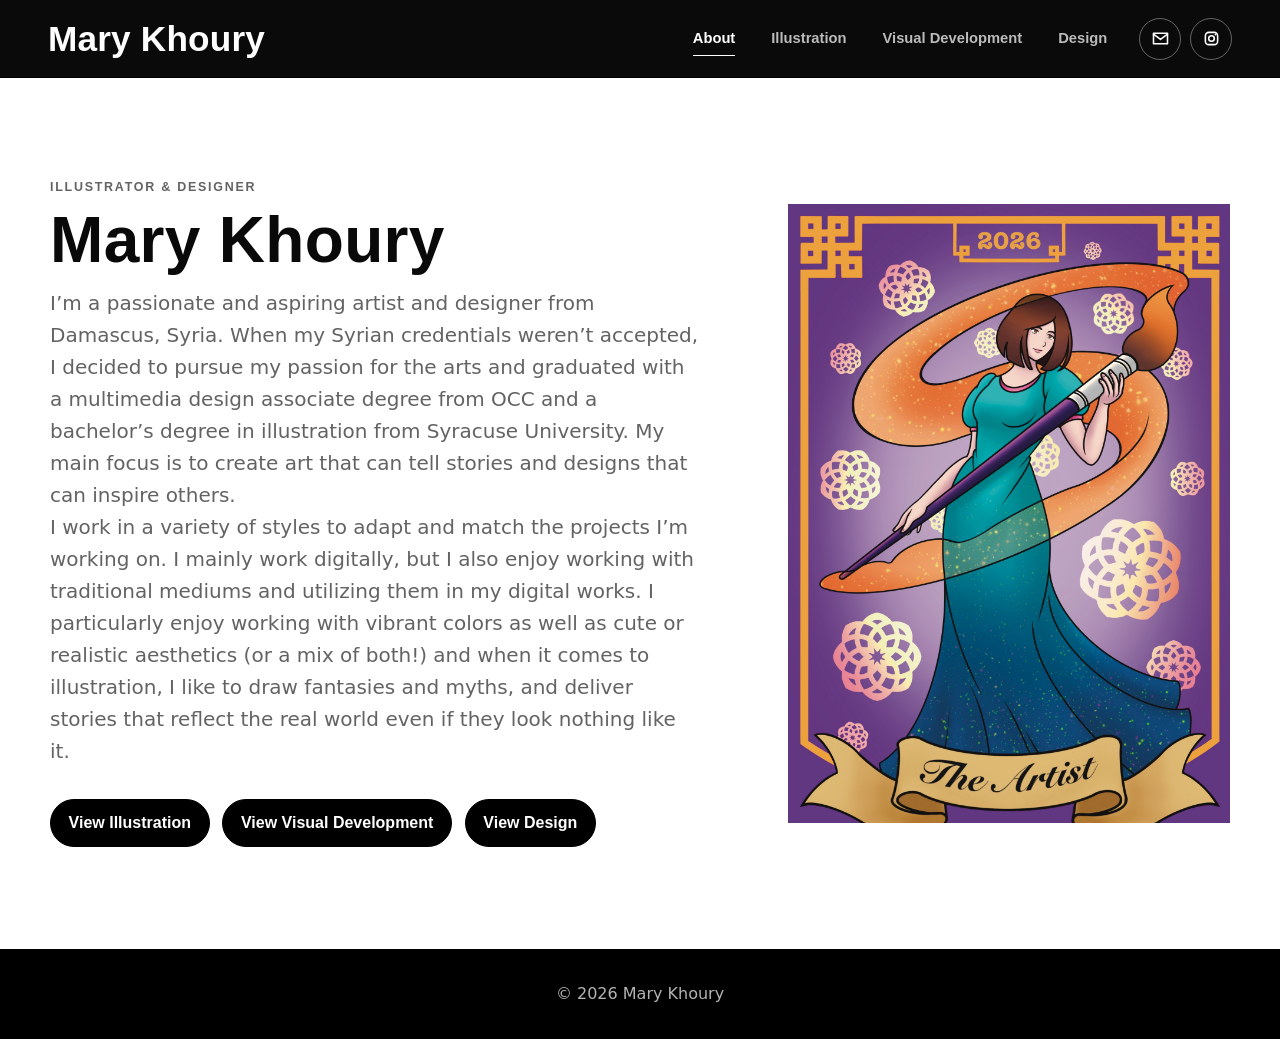
<file: index.html>
<!doctype html>
<html lang="en">
  <head>
    <meta charset="utf-8" />
    <meta name="viewport" content="width=device-width, initial-scale=1" />
    <title>Mary Khoury | Art Portfolio</title>
    <meta name="description" content="The art portfolio of Mary Khoury, featuring illustration, visual development, and graphic design work." />
    <meta http-equiv="Cache-Control" content="no-cache, no-store, must-revalidate" />
    <meta http-equiv="Pragma" content="no-cache" />
    <meta http-equiv="Expires" content="0" />
    <meta name="portfolio-version" content="20260529-clean-url" />
    <link rel="stylesheet" href="styles.css?v=20260529-clean-url" />
    <script src="app.js?v=20260529-clean-url" defer></script>
  </head>
  <body>
    <a class="skip-link" href="#main-content">Skip to content</a>

    <header class="site-header" data-site-header>
      <a class="brand" href="index.html" aria-label="Mary Khoury home">Mary Khoury</a>
      <button class="nav-toggle" type="button" aria-expanded="false" aria-controls="site-navigation" data-nav-toggle>
        <span class="sr-only">Open navigation</span>
        <span aria-hidden="true"></span>
        <span aria-hidden="true"></span>
        <span aria-hidden="true"></span>
      </button>
      <div class="header-actions" id="site-navigation" data-site-menu>
        <nav class="site-nav" data-site-nav aria-label="Main navigation">
          <a href="index.html" aria-current="page">About</a>
          <a href="illustration.html">Illustration</a>
          <a href="visual-development.html">Visual Development</a>
          <a href="graphic-design.html">Design</a>
        </nav>
        <div class="header-socials" aria-label="Contact and social links">
          <a class="social-icon" href="mailto:marykhoury288@gmail.com" aria-label="Email Mary Khoury"><svg viewBox="0 0 24 24" aria-hidden="true" focusable="false"><path d="M4 6h16v12H4z" fill="none" stroke="currentColor" stroke-width="1.8" stroke-linejoin="round"/><path d="M4 7l8 6 8-6" fill="none" stroke="currentColor" stroke-width="1.8" stroke-linecap="round" stroke-linejoin="round"/></svg></a>
          <a class="social-icon" href="https://www.instagram.com/violettmair" target="_blank" rel="noreferrer" aria-label="Instagram"><svg viewBox="0 0 24 24" aria-hidden="true" focusable="false"><rect x="5" y="5" width="14" height="14" rx="4" fill="none" stroke="currentColor" stroke-width="1.8"/><circle cx="12" cy="12" r="3.2" fill="none" stroke="currentColor" stroke-width="1.8"/><circle cx="16.5" cy="7.5" r="1" fill="currentColor"/></svg></a>
        </div>
      </div>
    </header>

    <main id="main-content">
      <section class="hero section-wrap">
        <div class="hero-copy">
          <p class="eyebrow">Illustrator & Designer</p>
          <h2>Mary Khoury</h2>
          <p class="hero-text">
            I’m a passionate and aspiring artist and designer from Damascus, Syria. When my Syrian credentials weren’t accepted, I decided to pursue my passion for the arts and graduated with a multimedia design associate degree from OCC and a bachelor’s degree in illustration from Syracuse University. My main focus is to create art that can tell stories and designs that can inspire others.
            <br>
            I work in a variety of styles to adapt and match the projects I’m working on. I mainly work digitally, but I also enjoy working with traditional mediums and utilizing them in my digital works. I particularly enjoy working with vibrant colors as well as cute or realistic aesthetics (or a mix of both!) and when it comes to illustration, I like to draw fantasies and myths, and deliver stories that reflect the real world even if they look nothing like it.
          </p>
          <div class="hero-actions" aria-label="Portfolio sections">
            <a class="button button-dark" href="illustration.html">View Illustration</a>
            <a class="button button-dark" href="visual-development.html">View Visual Development</a>
            <a class="button button-dark" href="graphic-design.html">View Design</a>
          </div>
        </div>
        <div class="hero-card" aria-label="Featured artwork placeholder">
          <div class="hero-frame">
            <img src="artwork/tarot.jpg?v=20260529-clean-url" alt="artwork img" />
          </div>
        </div>
      </section>
    </main>

    <footer class="site-footer">
      <p>© <span data-current-year></span> Mary Khoury</p>
    </footer>
  </body>
</html>
</file>
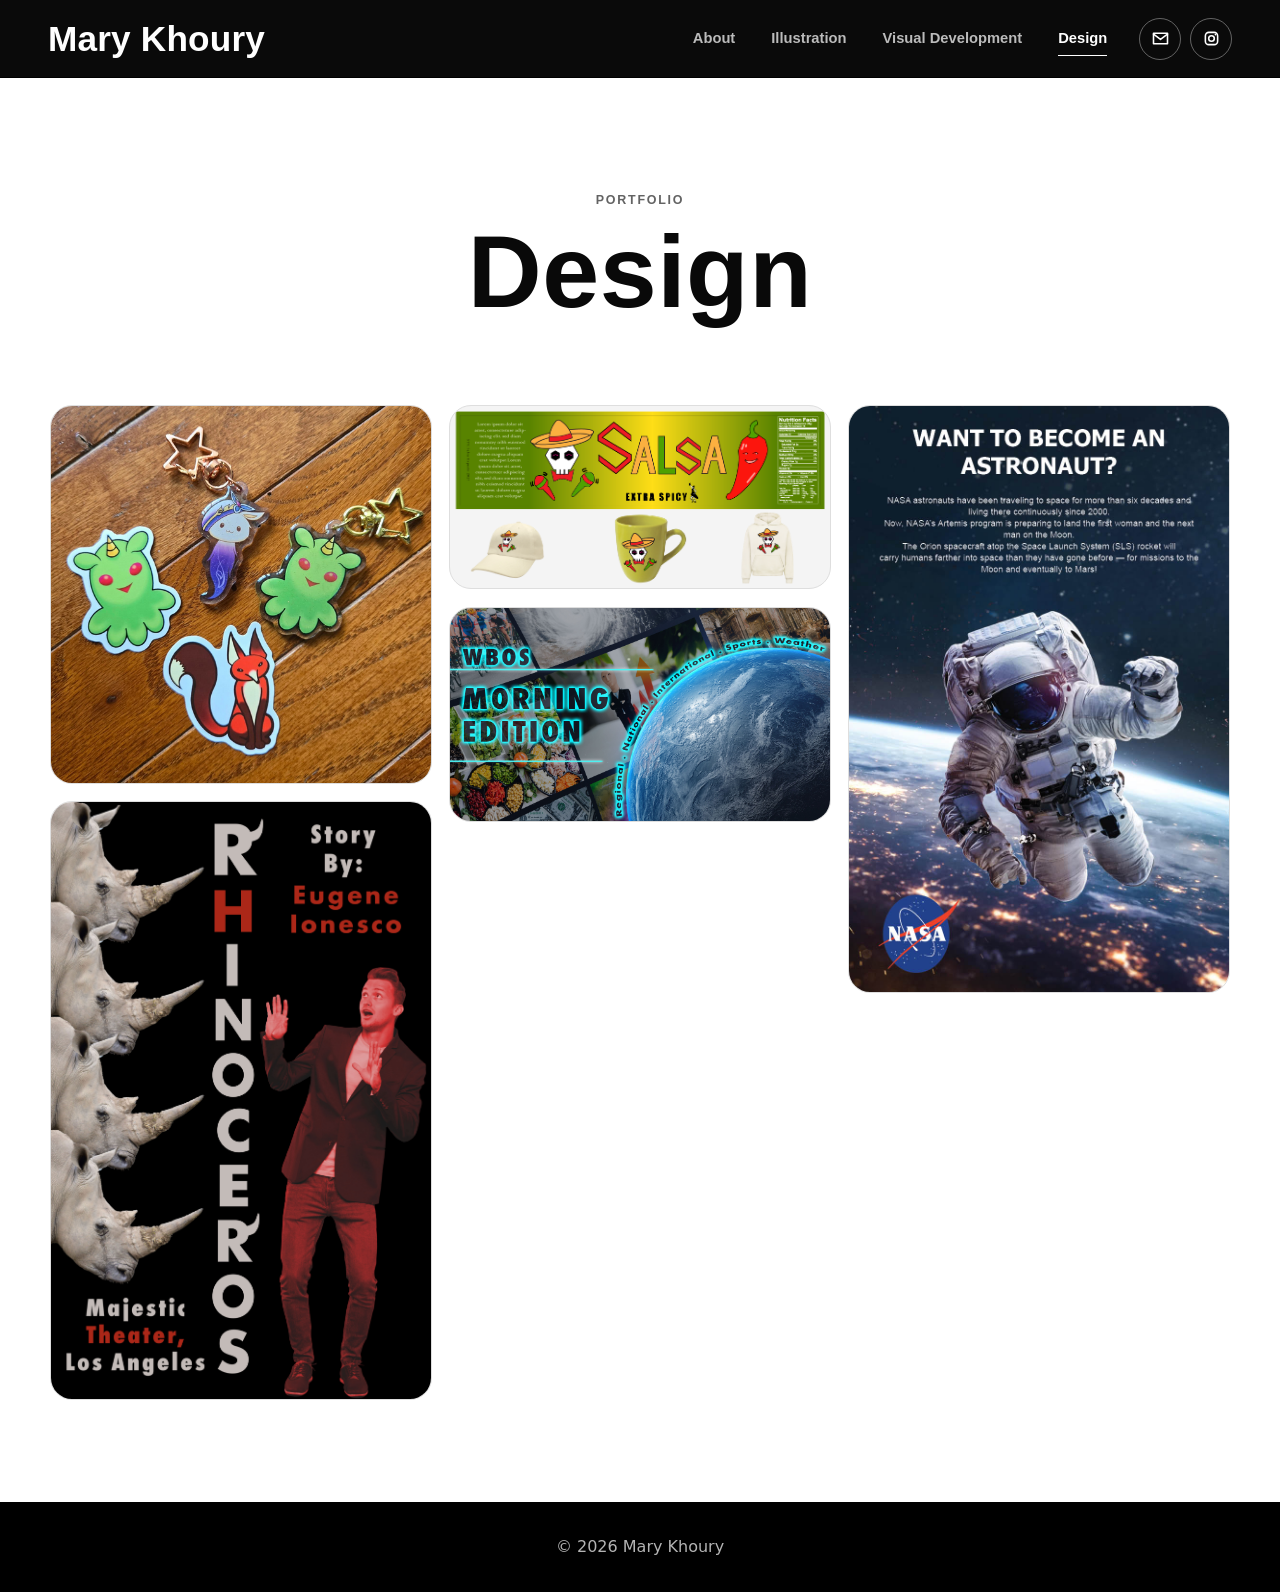
<file: graphic-design.html>
<!doctype html>
<html lang="en">
  <head>
    <meta charset="utf-8" />
    <meta name="viewport" content="width=device-width, initial-scale=1" />
    <title>Design | Mary Khoury</title>
    <meta name="description" content="Design portfolio page for Mary Khoury." />
    <meta http-equiv="Cache-Control" content="no-cache, no-store, must-revalidate" />
    <meta http-equiv="Pragma" content="no-cache" />
    <meta http-equiv="Expires" content="0" />
    <meta name="portfolio-version" content="20260529-clean-url" />
    <link rel="stylesheet" href="styles.css?v=20260529-clean-url" />
    <script src="app.js?v=20260529-clean-url" defer></script>
  </head>
  <body>
    <a class="skip-link" href="#main-content">Skip to content</a>

    <header class="site-header" data-site-header>
      <a class="brand" href="index.html">Mary Khoury</a>
      <button class="nav-toggle" type="button" aria-expanded="false" aria-controls="site-navigation" data-nav-toggle>
        <span class="sr-only">Open navigation</span>
        <span aria-hidden="true"></span>
        <span aria-hidden="true"></span>
        <span aria-hidden="true"></span>
      </button>
      <div class="header-actions" id="site-navigation" data-site-menu>
        <nav class="site-nav" data-site-nav aria-label="Main navigation">
          <a href="index.html">About</a>
          <a href="illustration.html">Illustration</a>
          <a href="visual-development.html">Visual Development</a>
          <a href="graphic-design.html" aria-current="page">Design</a>
        </nav>
        <div class="header-socials" aria-label="Contact and social links">
          <a class="social-icon" href="mailto:marykhoury288@gmail.com" aria-label="Email Mary Khoury"><svg viewBox="0 0 24 24" aria-hidden="true" focusable="false"><path d="M4 6h16v12H4z" fill="none" stroke="currentColor" stroke-width="1.8" stroke-linejoin="round"/><path d="M4 7l8 6 8-6" fill="none" stroke="currentColor" stroke-width="1.8" stroke-linecap="round" stroke-linejoin="round"/></svg></a>
          <a class="social-icon" href="https://www.instagram.com/violettmair" target="_blank" rel="noreferrer" aria-label="Instagram"><svg viewBox="0 0 24 24" aria-hidden="true" focusable="false"><rect x="5" y="5" width="14" height="14" rx="4" fill="none" stroke="currentColor" stroke-width="1.8"/><circle cx="12" cy="12" r="3.2" fill="none" stroke="currentColor" stroke-width="1.8"/><circle cx="16.5" cy="7.5" r="1" fill="currentColor"/></svg></a>
        </div>
      </div>
    </header>

    <main id="main-content" class="gallery-page" data-gallery-page="graphic-design" data-gallery-title="Design">
      <section class="page-intro section-wrap narrow">
        <p class="eyebrow">Portfolio</p>
        <h1>Design</h1>
      </section>

      <section class="section-wrap">
        <div class="status-card" data-gallery-status>Loading artwork from the folder…</div>
        <div class="gallery-grid" data-gallery-grid aria-live="polite"></div>
      </section>
    </main>

    <dialog class="lightbox" data-lightbox aria-label="Artwork preview">
      <button class="lightbox-close" type="button" data-lightbox-close aria-label="Close preview">×</button>
      <div class="lightbox-inner">
        <div class="lightbox-image-panel" data-lightbox-image-panel>
          <img data-lightbox-image alt="" />
        </div>
        <div class="lightbox-details">
          <p class="eyebrow" data-lightbox-category></p>
          <h2 data-lightbox-title></h2>
          <p data-lightbox-description></p>
          <p class="lightbox-meta" data-lightbox-meta></p>
        </div>
      </div>
    </dialog>

    <footer class="site-footer">
      <p>© <span data-current-year></span> Mary Khoury</p>
    </footer>
  </body>
</html>
</file>
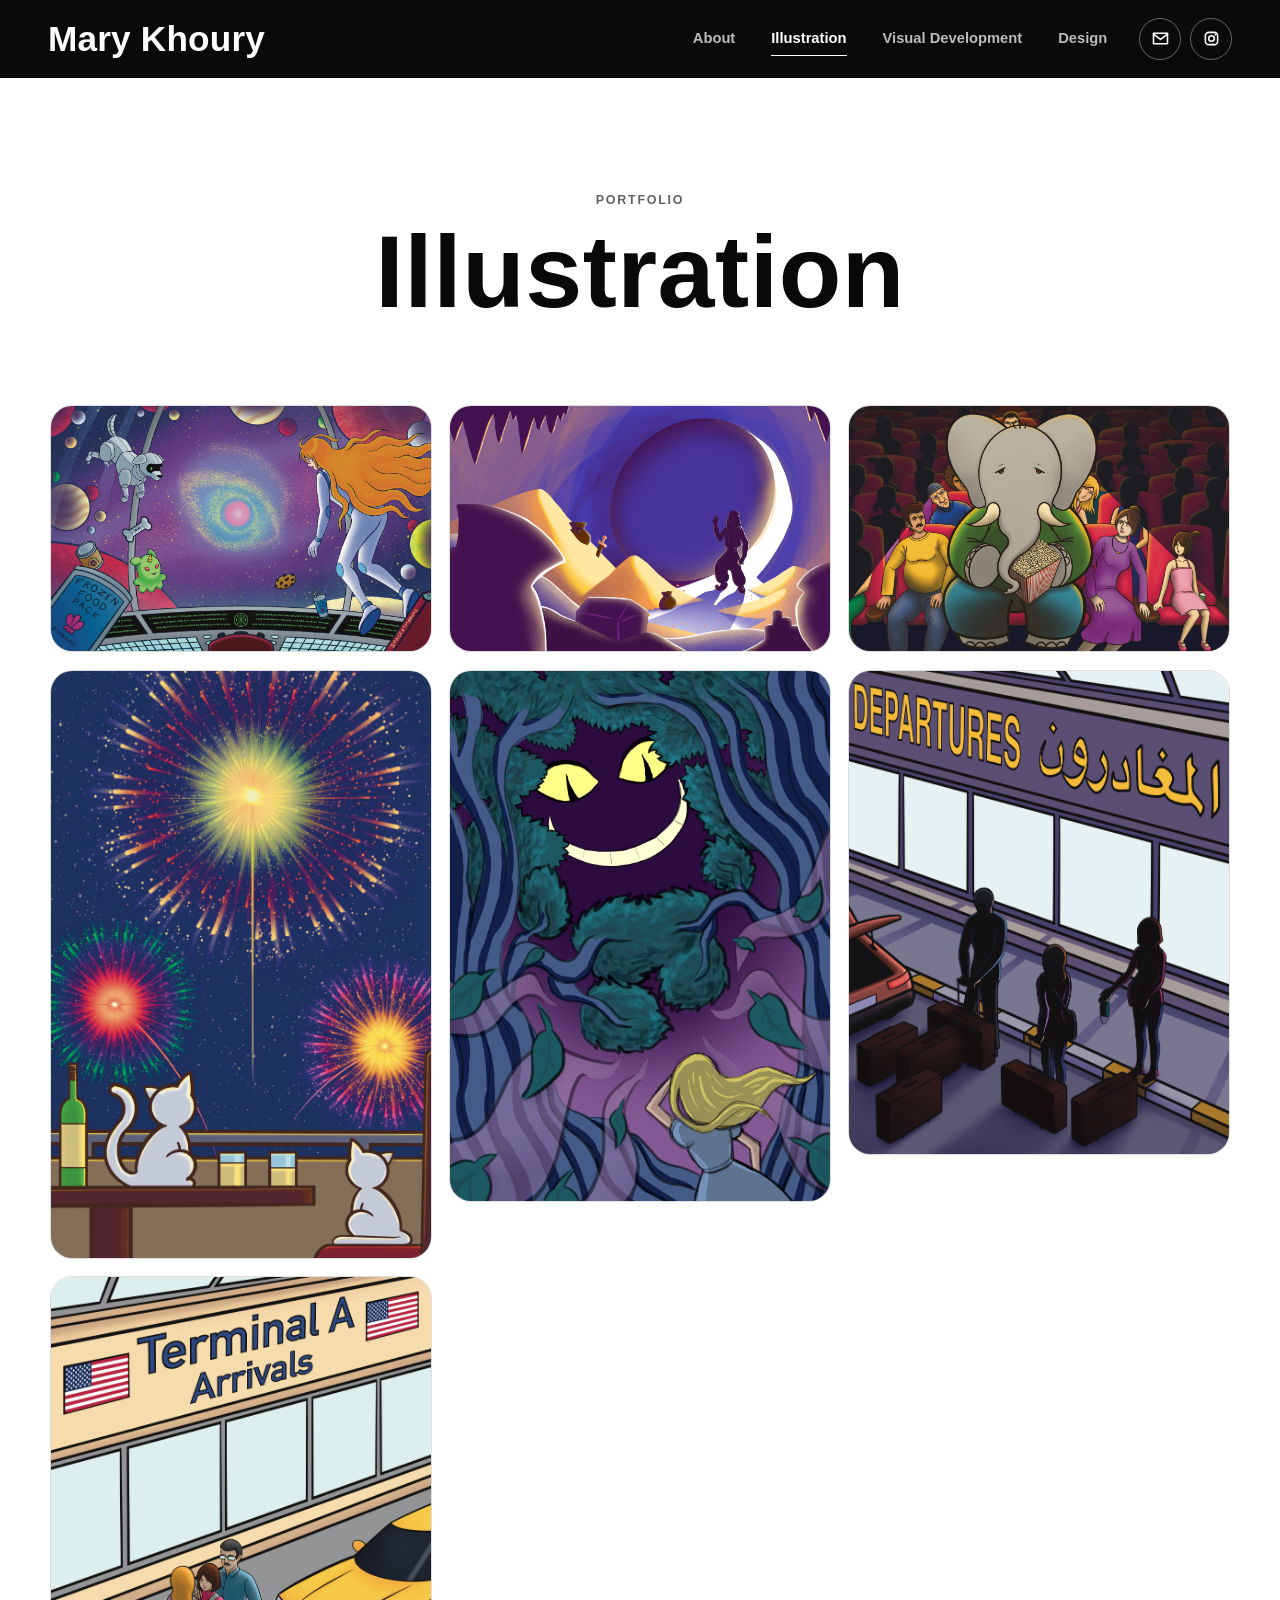
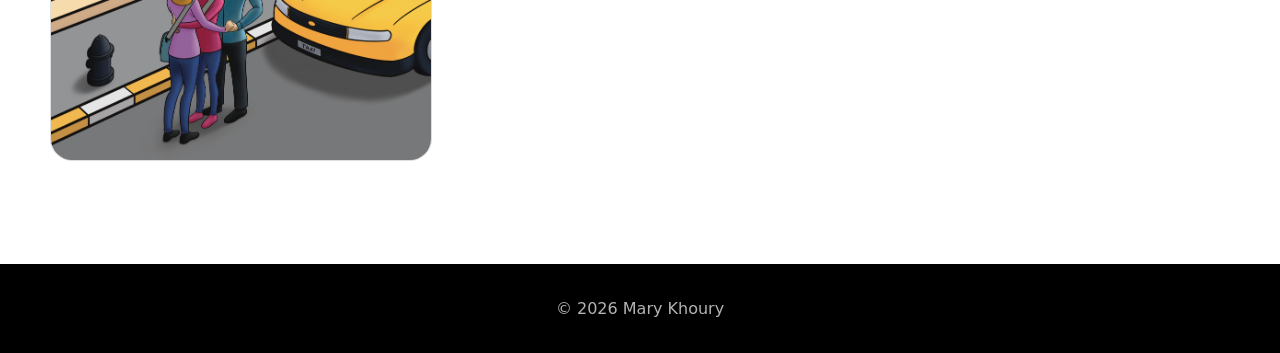
<file: illustration.html>
<!doctype html>
<html lang="en">
  <head>
    <meta charset="utf-8" />
    <meta name="viewport" content="width=device-width, initial-scale=1" />
    <title>Illustration | Mary Khoury</title>
    <meta name="description" content="Illustration portfolio page for Mary Khoury." />
    <meta http-equiv="Cache-Control" content="no-cache, no-store, must-revalidate" />
    <meta http-equiv="Pragma" content="no-cache" />
    <meta http-equiv="Expires" content="0" />
    <meta name="portfolio-version" content="20260529-clean-url" />
    <link rel="stylesheet" href="styles.css?v=20260529-clean-url" />
    <script src="app.js?v=20260529-clean-url" defer></script>
  </head>
  <body>
    <a class="skip-link" href="#main-content">Skip to content</a>

    <header class="site-header" data-site-header>
      <a class="brand" href="index.html">Mary Khoury</a>
      <button class="nav-toggle" type="button" aria-expanded="false" aria-controls="site-navigation" data-nav-toggle>
        <span class="sr-only">Open navigation</span>
        <span aria-hidden="true"></span>
        <span aria-hidden="true"></span>
        <span aria-hidden="true"></span>
      </button>
      <div class="header-actions" id="site-navigation" data-site-menu>
        <nav class="site-nav" data-site-nav aria-label="Main navigation">
          <a href="index.html">About</a>
          <a href="illustration.html" aria-current="page">Illustration</a>
          <a href="visual-development.html">Visual Development</a>
          <a href="graphic-design.html">Design</a>
        </nav>
        <div class="header-socials" aria-label="Contact and social links">
          <a class="social-icon" href="mailto:marykhoury288@gmail.com" aria-label="Email Mary Khoury"><svg viewBox="0 0 24 24" aria-hidden="true" focusable="false"><path d="M4 6h16v12H4z" fill="none" stroke="currentColor" stroke-width="1.8" stroke-linejoin="round"/><path d="M4 7l8 6 8-6" fill="none" stroke="currentColor" stroke-width="1.8" stroke-linecap="round" stroke-linejoin="round"/></svg></a>
          <a class="social-icon" href="https://www.instagram.com/violettmair" target="_blank" rel="noreferrer" aria-label="Instagram"><svg viewBox="0 0 24 24" aria-hidden="true" focusable="false"><rect x="5" y="5" width="14" height="14" rx="4" fill="none" stroke="currentColor" stroke-width="1.8"/><circle cx="12" cy="12" r="3.2" fill="none" stroke="currentColor" stroke-width="1.8"/><circle cx="16.5" cy="7.5" r="1" fill="currentColor"/></svg></a>
        </div>
      </div>
    </header>

    <main id="main-content" class="gallery-page" data-gallery-page="illustration" data-gallery-title="Illustration">
      <section class="page-intro section-wrap narrow">
        <p class="eyebrow">Portfolio</p>
        <h1>Illustration</h1>
      </section>

      <section class="section-wrap">
        <div class="status-card" data-gallery-status>Loading artwork from the folder…</div>
        <div class="gallery-grid" data-gallery-grid aria-live="polite"></div>
      </section>
    </main>

    <dialog class="lightbox" data-lightbox aria-label="Artwork preview">
      <button class="lightbox-close" type="button" data-lightbox-close aria-label="Close preview">×</button>
      <div class="lightbox-inner">
        <div class="lightbox-image-panel" data-lightbox-image-panel>
          <img data-lightbox-image alt="" />
        </div>
        <div class="lightbox-details">
          <p class="eyebrow" data-lightbox-category></p>
          <h2 data-lightbox-title></h2>
          <p data-lightbox-description></p>
          <p class="lightbox-meta" data-lightbox-meta></p>
        </div>
      </div>
    </dialog>

    <footer class="site-footer">
      <p>© <span data-current-year></span> Mary Khoury</p>
    </footer>
  </body>
</html>
</file>
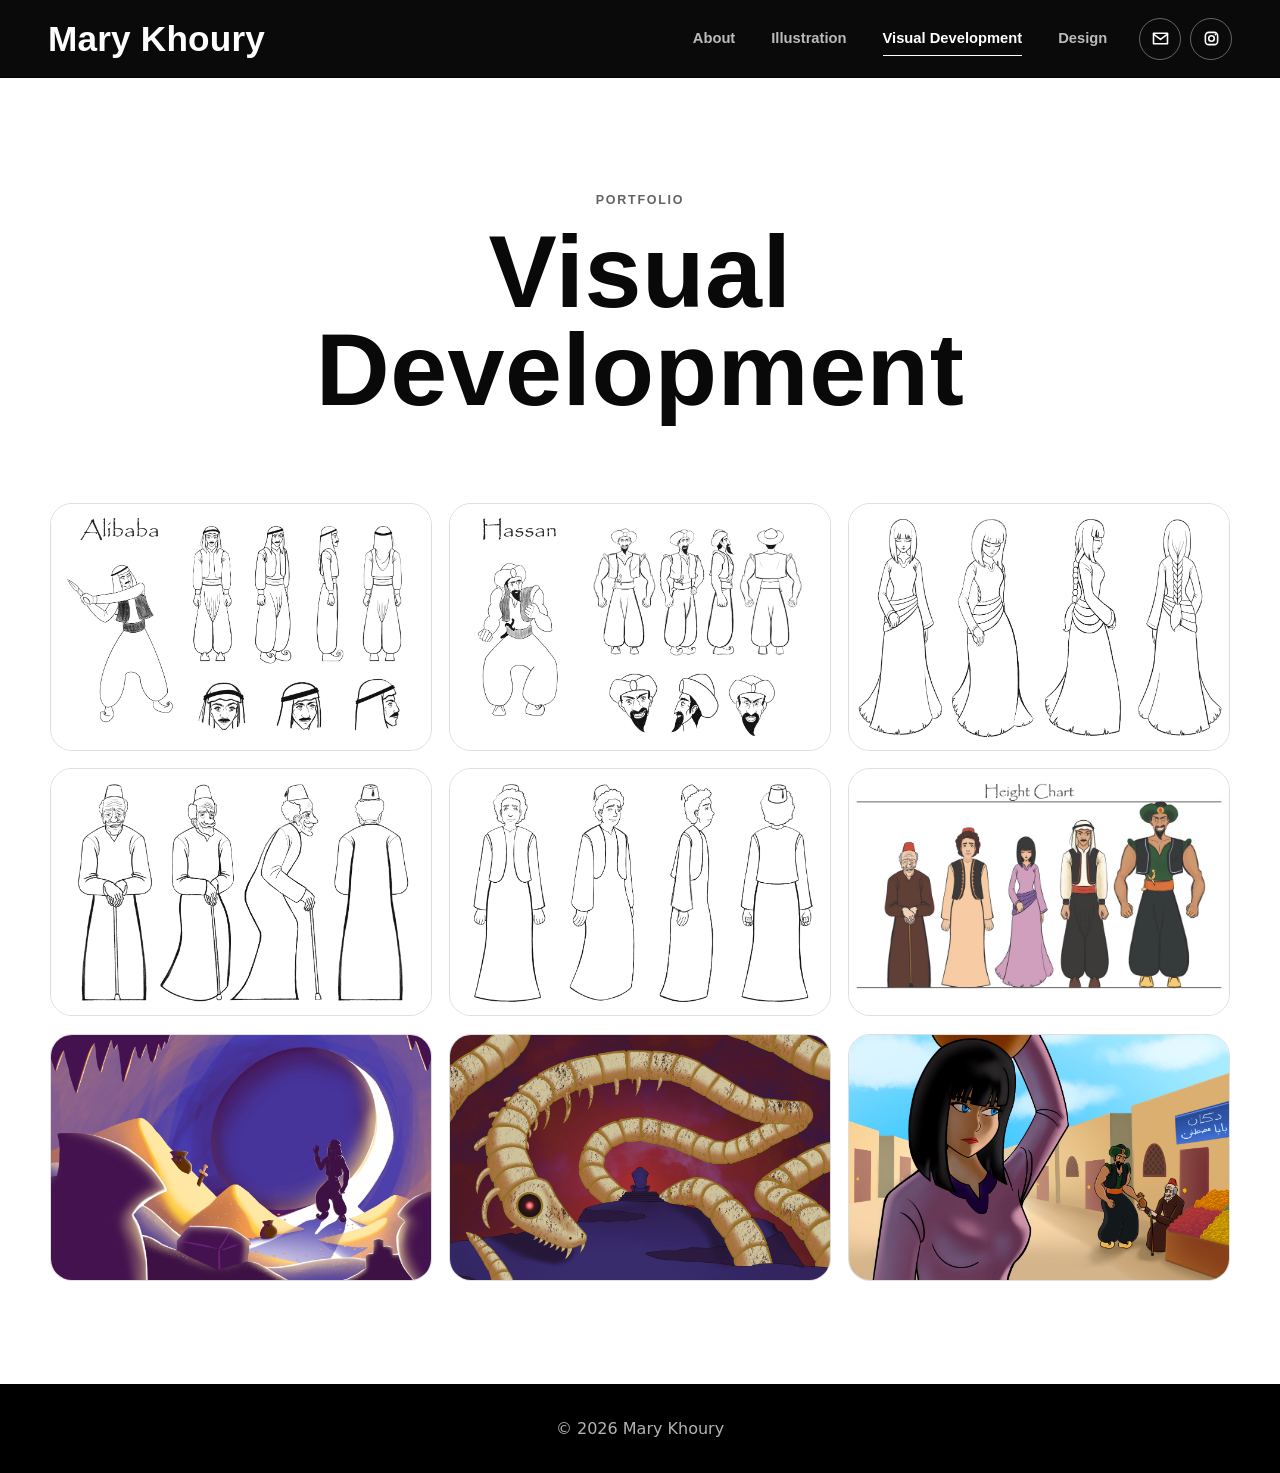
<file: visual-development.html>
<!doctype html>
<html lang="en">
  <head>
    <meta charset="utf-8" />
    <meta name="viewport" content="width=device-width, initial-scale=1" />
    <title>Visual Development | Mary Khoury</title>
    <meta name="description" content="Visual development portfolio page for Mary Khoury." />
    <meta http-equiv="Cache-Control" content="no-cache, no-store, must-revalidate" />
    <meta http-equiv="Pragma" content="no-cache" />
    <meta http-equiv="Expires" content="0" />
    <meta name="portfolio-version" content="20260529-clean-url" />
    <link rel="stylesheet" href="styles.css?v=20260529-clean-url" />
    <script src="app.js?v=20260529-clean-url" defer></script>
  </head>
  <body>
    <a class="skip-link" href="#main-content">Skip to content</a>

    <header class="site-header" data-site-header>
      <a class="brand" href="index.html">Mary Khoury</a>
      <button class="nav-toggle" type="button" aria-expanded="false" aria-controls="site-navigation" data-nav-toggle>
        <span class="sr-only">Open navigation</span>
        <span aria-hidden="true"></span>
        <span aria-hidden="true"></span>
        <span aria-hidden="true"></span>
      </button>
      <div class="header-actions" id="site-navigation" data-site-menu>
        <nav class="site-nav" data-site-nav aria-label="Main navigation">
          <a href="index.html">About</a>
          <a href="illustration.html">Illustration</a>
          <a href="visual-development.html" aria-current="page">Visual Development</a>
          <a href="graphic-design.html">Design</a>
        </nav>
        <div class="header-socials" aria-label="Contact and social links">
          <a class="social-icon" href="mailto:marykhoury288@gmail.com" aria-label="Email Mary Khoury"><svg viewBox="0 0 24 24" aria-hidden="true" focusable="false"><path d="M4 6h16v12H4z" fill="none" stroke="currentColor" stroke-width="1.8" stroke-linejoin="round"/><path d="M4 7l8 6 8-6" fill="none" stroke="currentColor" stroke-width="1.8" stroke-linecap="round" stroke-linejoin="round"/></svg></a>
          <a class="social-icon" href="https://www.instagram.com/violettmair" target="_blank" rel="noreferrer" aria-label="Instagram"><svg viewBox="0 0 24 24" aria-hidden="true" focusable="false"><rect x="5" y="5" width="14" height="14" rx="4" fill="none" stroke="currentColor" stroke-width="1.8"/><circle cx="12" cy="12" r="3.2" fill="none" stroke="currentColor" stroke-width="1.8"/><circle cx="16.5" cy="7.5" r="1" fill="currentColor"/></svg></a>
        </div>
      </div>
    </header>

    <main id="main-content" class="gallery-page" data-gallery-page="visual-development" data-gallery-title="Visual Development">
      <section class="page-intro section-wrap narrow">
        <p class="eyebrow">Portfolio</p>
        <h1>Visual Development</h1>
      </section>

      <section class="section-wrap">
        <div class="status-card" data-gallery-status>Loading artwork from the folder…</div>
        <div class="gallery-grid" data-gallery-grid aria-live="polite"></div>
      </section>
    </main>

    <dialog class="lightbox" data-lightbox aria-label="Artwork preview">
      <button class="lightbox-close" type="button" data-lightbox-close aria-label="Close preview">×</button>
      <div class="lightbox-inner">
        <div class="lightbox-image-panel" data-lightbox-image-panel>
          <img data-lightbox-image alt="" />
        </div>
        <div class="lightbox-details">
          <p class="eyebrow" data-lightbox-category></p>
          <h2 data-lightbox-title></h2>
          <p data-lightbox-description></p>
          <p class="lightbox-meta" data-lightbox-meta></p>
        </div>
      </div>
    </dialog>

    <footer class="site-footer">
      <p>© <span data-current-year></span> Mary Khoury</p>
    </footer>
  </body>
</html>
</file>
<file: styles.css>
:root {
  color-scheme: light;
  --bg: #ffffff;
  --text: #090909;
  --muted: #636363;
  --line: #dedede;
  --soft: #f4f4f4;
  --ink: #000000;
  --paper: #ffffff;
  --shadow: 0 24px 80px rgba(0, 0, 0, 0.12);
  --radius: 28px;
  --max: 1180px;
  --font-heading: "Gill Sans Nova", "Gill Sans", "Gill Sans MT", Calibri, sans-serif;
  --font-body: "Gill Sans", "Gill Sans MT", Calibri, ui-sans-serif, system-ui, sans-serif;
}

* {
  box-sizing: border-box;
}

html {
  scroll-behavior: smooth;
}

body {
  margin: 0;
  background: var(--bg);
  color: var(--text);
  font-family: var(--font-body);
  font-size: 16px;
  line-height: 1.6;
}

body.lightbox-open {
  position: fixed;
  inset-inline: 0;
  width: 100%;
  overflow: hidden;
  overscroll-behavior: none;
  touch-action: none;
}

img {
  display: block;
  max-width: 100%;
}

a {
  color: inherit;
  text-decoration: none;
}

button,
a {
  -webkit-tap-highlight-color: transparent;
}

button {
  font: inherit;
}

code {
  background: var(--soft);
  border: 1px solid var(--line);
  border-radius: 999px;
  padding: 0.1rem 0.45rem;
  font-size: 0.9em;
}

.skip-link {
  position: absolute;
  left: 1rem;
  top: 1rem;
  z-index: 100;
  transform: translateY(-140%);
  background: var(--ink);
  color: var(--paper);
  padding: 0.75rem 1rem;
  border-radius: 999px;
  transition: transform 180ms ease;
}

.skip-link:focus {
  transform: translateY(0);
}

.sr-only {
  position: absolute;
  width: 1px;
  height: 1px;
  padding: 0;
  margin: -1px;
  overflow: hidden;
  clip: rect(0, 0, 0, 0);
  border: 0;
}

.site-header {
  position: sticky;
  top: 0;
  z-index: 50;
  display: flex;
  align-items: center;
  justify-content: space-between;
  gap: 2rem;
  min-height: 78px;
  padding: 1rem clamp(1rem, 4vw, 3rem);
  background: rgba(0, 0, 0, 0.96);
  border-bottom: 1px solid #000;
  color: #ffffff;
  backdrop-filter: blur(18px);
}

.brand {
  font-size: clamp(1.45rem, 4vw, 2.2rem);
  font-weight: 850;
  letter-spacing: -0.06em;
  line-height: 1;
  color: #ffffff;
}

.site-nav {
  display: flex;
  align-items: center;
  gap: clamp(1rem, 3vw, 2.25rem);
  font-size: 0.92rem;
  font-weight: 650;
}

.site-nav a {
  position: relative;
  padding: 0.5rem 0;
  color: rgba(255, 255, 255, 0.72);
}

.site-nav a:hover,
.site-nav a:focus-visible,
.site-nav a[aria-current="page"] {
  color: #ffffff;
}

.site-nav a::after {
  content: "";
  position: absolute;
  left: 0;
  right: 0;
  bottom: 0.15rem;
  height: 1px;
  background: currentColor;
  transform: scaleX(0);
  transform-origin: right;
  transition: transform 180ms ease;
}

.site-nav a:hover::after,
.site-nav a:focus-visible::after,
.site-nav a[aria-current="page"]::after {
  transform: scaleX(1);
  transform-origin: left;
}

.nav-toggle {
  display: none;
  width: 46px;
  height: 46px;
  border: 1px solid rgba(255, 255, 255, 0.45);
  border-radius: 999px;
  background: transparent;
  color: #ffffff;
  cursor: pointer;
}

.nav-toggle span[aria-hidden="true"] {
  display: block;
  width: 18px;
  height: 2px;
  margin: 4px auto;
  background: currentColor;
  transition: transform 180ms ease, opacity 180ms ease;
}

body.nav-open .nav-toggle span[aria-hidden="true"]:nth-child(2) {
  transform: translateY(6px) rotate(45deg);
}

body.nav-open .nav-toggle span[aria-hidden="true"]:nth-child(3) {
  opacity: 0;
}

body.nav-open .nav-toggle span[aria-hidden="true"]:nth-child(4) {
  transform: translateY(-6px) rotate(-45deg);
}

.section-wrap {
  width: min(var(--max), calc(100% - 2rem));
  margin-inline: auto;
}

.narrow {
  width: min(920px, calc(100% - 2rem));
}

.hero {
  display: grid;
  grid-template-columns: minmax(0, 1.1fr) minmax(320px, 0.75fr);
  gap: clamp(2rem, 7vw, 6rem);
  align-items: center;
  min-height: calc(100svh - 78px);
  padding-block: clamp(3rem, 8vw, 8rem);
}

.eyebrow {
  margin: 0 0 0.9rem;
  color: var(--muted);
  font-size: 0.78rem;
  font-weight: 800;
  letter-spacing: 0.14em;
  line-height: 1.2;
  text-transform: uppercase;
}

h1,
h2,
h3,
p {
  margin-top: 0;
}

.site-header,
.brand,
.site-nav,
h1,
h2,
h3,
.eyebrow,
.button,
.category-card span,
.gallery-item figcaption,
.lightbox-meta,
.footer-links {
  font-family: var(--font-heading);
}

p,
.hero-text,
.about-grid,
.category-card p,
.page-intro p:not(.eyebrow),
.lightbox-details p:not(.eyebrow),
.site-footer p {
  font-family: var(--font-body);
}

h1 {
  max-width: 11ch;
  margin-bottom: 1.25rem;
  font-size: clamp(3.5rem, 12vw, 8.75rem);
  font-weight: 900;
  letter-spacing: -0.09em;
  line-height: 0.86;
}

h2 {
  margin-bottom: 1rem;
  font-size: clamp(2rem, 5vw, 4rem);
  font-weight: 860;
  letter-spacing: -0.07em;
  line-height: 0.95;
}

.hero-text {
  max-width: 58ch;
  color: var(--muted);
  font-size: clamp(1.05rem, 2vw, 1.25rem);
}

.hero-actions {
  display: flex;
  flex-wrap: wrap;
  gap: 0.8rem;
  margin-top: 2rem;
}

.button {
  display: inline-flex;
  align-items: center;
  justify-content: center;
  min-height: 48px;
  border: 1px solid var(--ink);
  border-radius: 999px;
  padding: 0.78rem 1.1rem;
  font-weight: 800;
  line-height: 1;
  transition: transform 180ms ease, background 180ms ease, color 180ms ease;
}

.button:hover,
.button:focus-visible {
  transform: translateY(-2px);
}

.button-dark {
  background: var(--ink);
  color: var(--paper);
}

.button-light {
  background: var(--paper);
  color: var(--ink);
}

.hero-card {
  border: 0;
  border-radius: 0;
  padding: 0;
  background: transparent;
  box-shadow: none;
}

.hero-frame {
  overflow: visible;
  border-radius: 0;
  background: transparent;
  aspect-ratio: auto;
}

.hero-frame img {
  width: 100%;
  height: auto;
  border-radius: 0;
  object-fit: contain;
}

.hero-card p {
  margin: 0;
  padding: 0.9rem 0.25rem 0.25rem;
  color: var(--muted);
  font-size: 0.92rem;
}

.about {
  padding-block: clamp(4rem, 10vw, 9rem);
  border-top: 1px solid var(--line);
}

.about-grid {
  display: grid;
  grid-template-columns: repeat(2, minmax(0, 1fr));
  gap: clamp(1.5rem, 4vw, 3rem);
  color: var(--muted);
  font-size: 1.05rem;
}

.category-links {
  display: grid;
  grid-template-columns: repeat(3, minmax(0, 1fr));
  gap: 1rem;
  padding-bottom: clamp(4rem, 8vw, 7rem);
}

.category-card {
  display: flex;
  min-height: 320px;
  flex-direction: column;
  justify-content: space-between;
  border: 1px solid var(--line);
  border-radius: var(--radius);
  padding: clamp(1.2rem, 3vw, 2rem);
  background: var(--paper);
  transition: transform 180ms ease, box-shadow 180ms ease, background 180ms ease, color 180ms ease;
}

.category-card:hover,
.category-card:focus-visible {
  transform: translateY(-6px);
  background: var(--ink);
  color: var(--paper);
  box-shadow: var(--shadow);
}

.category-card span {
  color: var(--muted);
  font-size: 0.82rem;
  font-weight: 850;
  letter-spacing: 0.12em;
}

.category-card:hover span,
.category-card:focus-visible span,
.category-card:hover p,
.category-card:focus-visible p {
  color: rgba(255, 255, 255, 0.72);
}

.category-card h2 {
  max-width: 8ch;
  margin: auto 0 1rem;
  font-size: clamp(2rem, 4vw, 3.6rem);
}

.category-card p {
  margin-bottom: 0;
  color: var(--muted);
}

.page-intro {
  padding-block: clamp(4rem, 9vw, 8rem) clamp(2rem, 5vw, 4rem);
  text-align: center;
}

.page-intro h1 {
  max-width: none;
  margin-inline: auto;
  font-size: clamp(3.25rem, 11vw, 8.5rem);
}

.page-intro p:not(.eyebrow) {
  max-width: 70ch;
  margin-inline: auto;
  color: var(--muted);
  font-size: 1rem;
}

.status-card {
  margin-bottom: 1.25rem;
  border: 1px solid var(--line);
  border-radius: 18px;
  padding: 1rem;
  background: var(--soft);
  color: var(--muted);
  text-align: center;
}

.status-card:empty {
  display: none;
}

.gallery-grid {
  --gallery-columns: 3;
  display: grid;
  grid-template-columns: repeat(var(--gallery-columns), minmax(0, 1fr));
  gap: 1.1rem;
  align-items: start;
  padding-bottom: clamp(4rem, 8vw, 7rem);
}

.gallery-column {
  display: grid;
  gap: 1.1rem;
  align-content: start;
}

.gallery-item {
  display: block;
  width: 100%;
  margin: 0;
  border: 0;
  border-radius: 22px;
  padding: 0;
  background: transparent;
  cursor: pointer;
  text-align: left;
}

.gallery-item figure {
  position: relative;
  overflow: hidden;
  margin: 0;
  border: 1px solid var(--line);
  border-radius: 22px;
  background: var(--soft);
}

.gallery-item img {
  width: 100%;
  height: auto;
  transition: transform 260ms ease, filter 260ms ease;
}

.gallery-item figcaption {
  position: absolute;
  inset: auto 0 0;
  padding: 3rem 1rem 1rem;
  background: linear-gradient(transparent, rgba(0, 0, 0, 0.74));
  color: white;
  font-weight: 750;
  opacity: 0;
  transform: translateY(10px);
  transition: opacity 180ms ease, transform 180ms ease;
}

.gallery-item:hover img,
.gallery-item:focus-visible img {
  transform: scale(1.035);
  filter: grayscale(0%);
}

.gallery-item:hover figcaption,
.gallery-item:focus-visible figcaption {
  opacity: 1;
  transform: translateY(0);
}

.lightbox {
  width: min(1080px, calc(100% - 8rem));
  max-height: min(92svh, 900px);
  border: 0;
  border-radius: 28px;
  padding: 0;
  background: var(--paper);
  color: var(--text);
  box-shadow: var(--shadow);
}

.lightbox::backdrop {
  background: rgba(0, 0, 0, 0.84);
  backdrop-filter: blur(8px);
}

.lightbox-inner {
  display: grid;
  grid-template-columns: minmax(0, 1fr) minmax(260px, 0.35fr);
  gap: 0;
  max-height: min(92svh, 900px);
}

.lightbox img {
  width: 100%;
  height: 100%;
  max-height: min(92svh, 900px);
  object-fit: contain;
  background: #111;
}

.lightbox-details {
  overflow: auto;
  padding: clamp(1.25rem, 4vw, 2rem);
  border-left: 1px solid var(--line);
}

.lightbox-details h2 {
  margin-bottom: 1rem;
  font-size: clamp(2rem, 4vw, 3.25rem);
}

.lightbox-details p:not(.eyebrow) {
  color: var(--muted);
}

.lightbox-meta {
  margin-top: 2rem;
  border-top: 1px solid var(--line);
  padding-top: 1rem;
  font-size: 0.9rem;
}

.lightbox-close {
  position: absolute;
  right: 1rem;
  top: 1rem;
  z-index: 3;
  display: grid;
  width: 44px;
  height: 44px;
  place-items: center;
  border: 1px solid rgba(255, 255, 255, 0.35);
  border-radius: 999px;
  background: rgba(0, 0, 0, 0.75);
  color: white;
  cursor: pointer;
  font-size: 1.8rem;
  line-height: 1;
}

.site-footer {
  display: flex;
  align-items: center;
  justify-content: space-between;
  gap: 1rem;
  padding: 2rem clamp(1rem, 4vw, 3rem);
  background: var(--ink);
  color: var(--paper);
}

.site-footer p {
  margin: 0;
  color: rgba(255, 255, 255, 0.7);
}

.footer-links {
  display: flex;
  gap: 1rem;
  font-weight: 750;
}

.footer-links a {
  color: white;
  text-decoration: underline;
  text-decoration-thickness: 1px;
  text-underline-offset: 0.25em;
}

@media (max-width: 860px) {
  body.nav-open {
    overflow: hidden;
  }

  .nav-toggle {
    display: inline-grid;
    place-items: center;
  }

  .site-nav {
    position: fixed;
    inset: 78px 0 auto;
    display: grid;
    gap: 0;
    border-bottom: 1px solid rgba(255, 255, 255, 0.18);
    background: #000000;
    box-shadow: var(--shadow);
    transform: translateY(-125%);
    transition: transform 220ms ease;
  }

  body.nav-open .site-nav {
    transform: translateY(0);
  }

  .site-nav a {
    padding: 1.1rem clamp(1rem, 4vw, 3rem);
    border-top: 1px solid rgba(255, 255, 255, 0.18);
    color: rgba(255, 255, 255, 0.86);
    font-size: 1.1rem;
  }

  .site-nav a::after {
    display: none;
  }

  .hero {
    grid-template-columns: 1fr;
    min-height: auto;
  }

  .hero-card {
    max-width: 520px;
  }

  .about-grid,
  .category-links {
    grid-template-columns: 1fr;
  }

  .category-card {
    min-height: 230px;
  }

  .gallery-grid {
    --gallery-columns: 2;
  }

  .lightbox-inner {
    grid-template-columns: 1fr;
  }

  .lightbox img {
    max-height: 62svh;
  }

  .lightbox-details {
    border-left: 0;
    border-top: 1px solid var(--line);
  }

  .site-footer {
    flex-direction: column;
    align-items: flex-start;
  }
}

@media (max-width: 520px) {
  .site-header {
    min-height: 68px;
  }

  .site-nav {
    top: 68px;
  }

  .brand {
    font-size: 1.45rem;
  }

  h1,
  .page-intro h1 {
    font-size: clamp(3rem, 17vw, 5rem);
  }

  .hero-actions,
  .footer-links {
    flex-direction: column;
    align-items: stretch;
  }

  .button {
    width: 100%;
  }

  .gallery-grid {
    --gallery-columns: 1;
  }
}

/* Carousel image viewer */
.lightbox {
  position: relative;
  overflow: visible;
}

.lightbox-inner {
  touch-action: pan-y;
}

.lightbox img {
  user-select: none;
  -webkit-user-drag: none;
}

.lightbox img.is-moving-next,
.lightbox img.is-moving-previous {
  animation: lightbox-image-change 220ms ease;
}

@keyframes lightbox-image-change {
  from {
    opacity: 0.35;
    transform: scale(0.985);
  }
  to {
    opacity: 1;
    transform: scale(1);
  }
}

.lightbox-control {
  position: absolute;
  top: 50%;
  z-index: 4;
  display: grid;
  width: clamp(44px, 5vw, 54px);
  height: clamp(44px, 5vw, 54px);
  place-items: center;
  border: 1px solid rgba(255, 255, 255, 0.5);
  border-radius: 999px;
  background: rgba(0, 0, 0, 0.72);
  color: #ffffff;
  cursor: pointer;
  font-size: 0;
  line-height: 1;
  transform: translateY(-50%);
  transition: background 180ms ease, transform 180ms ease, opacity 180ms ease;
}

.lightbox-control::before {
  content: "";
  display: block;
  width: 12px;
  height: 12px;
  border-color: currentColor;
  border-style: solid;
}

.lightbox-control-prev::before {
  border-width: 0 0 3px 3px;
  transform: rotate(45deg) translate(1px, -1px);
}

.lightbox-control-next::before {
  border-width: 3px 3px 0 0;
  transform: rotate(45deg) translate(-1px, 1px);
}

.lightbox-control:hover,
.lightbox-control:focus-visible {
  background: rgba(0, 0, 0, 0.94);
  transform: translateY(-50%) scale(1.06);
}

.lightbox-control-prev {
  left: calc(clamp(48px, 5vw, 60px) * -1);
}

.lightbox-control-next {
  right: calc(clamp(48px, 5vw, 60px) * -1);
}

.lightbox-control[hidden] {
  display: none;
}

.lightbox-carousel-hint {
  margin: 1.25rem 0 0;
  border-top: 1px solid var(--line);
  padding-top: 1rem;
  color: var(--muted);
  font-family: var(--font-body);
  font-size: 0.92rem;
}

@media (max-width: 860px) {
  .lightbox {
    width: min(760px, calc(100% - 5rem));
    max-height: 94svh;
    border-radius: 22px;
  }

  .lightbox-inner {
    max-height: 94svh;
  }

  .lightbox-control {
    top: min(34svh, 290px);
    background: rgba(0, 0, 0, 0.68);
  }
}

@media (max-width: 520px) {
  .lightbox {
    width: min(100% - 4.25rem, 760px);
  }

  .lightbox-control-prev {
    left: -2rem;
  }

  .lightbox-control-next {
    right: -2rem;
  }

  .lightbox-carousel-hint {
    font-size: 0.86rem;
  }
}

/* Latest requested layout fixes */
.header-actions {
  display: flex;
  align-items: center;
  gap: clamp(1rem, 3vw, 2rem);
  margin-left: auto;
}

.header-socials {
  display: flex;
  align-items: center;
  gap: 0.55rem;
}

.social-icon {
  display: inline-grid;
  width: 42px;
  height: 42px;
  place-items: center;
  border: 1px solid rgba(255, 255, 255, 0.36);
  border-radius: 999px;
  color: #ffffff;
  transition: background 180ms ease, border-color 180ms ease, transform 180ms ease;
}

.social-icon:hover,
.social-icon:focus-visible {
  transform: translateY(-1px);
  border-color: #ffffff;
  background: rgba(255, 255, 255, 0.12);
}

.social-icon svg {
  display: block;
  width: 21px;
  height: 21px;
}

.brand,
h1,
h2,
h3 {
  letter-spacing: 0.005em;
}

.page-intro h1 {
  line-height: 0.96;
}

.hero-card,
.hero-frame {
  overflow: visible !important;
  border: 0 !important;
  border-radius: 0 !important;
  background: transparent !important;
  box-shadow: none !important;
  aspect-ratio: auto !important;
}

.hero-frame img,
.hero-card img {
  width: 100%;
  height: auto !important;
  max-height: none !important;
  border: 0 !important;
  border-radius: 0 !important;
  box-shadow: none !important;
  object-fit: contain !important;
  object-position: center !important;
}

.site-footer {
  justify-content: center;
  text-align: center;
}

.lightbox-control {
  display: grid;
  place-items: center;
  padding: 0;
}

.lightbox-control::before {
  display: none !important;
}

.lightbox-control svg {
  display: block;
  width: 24px;
  height: 24px;
}

.lightbox-control-prev,
.lightbox-control-next {
  display: grid;
  place-items: center;
}

@media (min-width: 861px) {
  .page-intro h1 {
    font-size: clamp(4rem, 8vw, 6.6rem);
  }
}

@media (max-width: 860px) {
  .header-actions {
    position: fixed;
    inset: 78px 0 auto;
    display: grid;
    gap: 0;
    margin-left: 0;
    border-bottom: 1px solid rgba(255, 255, 255, 0.18);
    background: #000000;
    box-shadow: var(--shadow);
    transform: translateY(-125%);
    transition: transform 220ms ease;
  }

  body.nav-open .header-actions {
    transform: translateY(0);
  }

  .site-nav {
    position: static !important;
    inset: auto !important;
    display: grid !important;
    gap: 0;
    border-bottom: 0;
    background: transparent;
    box-shadow: none;
    transform: none !important;
  }

  .header-socials {
    justify-content: center;
    padding: 1rem clamp(1rem, 4vw, 3rem);
    border-top: 1px solid rgba(255, 255, 255, 0.18);
  }
}

@media (max-width: 520px) {
  .header-actions {
    inset: 68px 0 auto;
  }
}


/* Lightbox arrow placement + mobile scroll lock fixes */
body.lightbox-open {
  position: fixed;
  inset-inline: 0;
  width: 100%;
  overflow: hidden;
  overscroll-behavior: none;
  touch-action: none;
}

.lightbox {
  width: min(1080px, calc(100vw - 12rem));
  overflow: visible;
}

.lightbox-inner {
  overflow: hidden;
  border-radius: 28px;
}

.lightbox-control {
  display: flex !important;
  align-items: center;
  justify-content: center;
  width: 54px;
  height: 54px;
  padding: 0;
  border-radius: 50%;
  line-height: 0;
  transform: translateY(-50%);
}

.lightbox-control:hover,
.lightbox-control:focus-visible {
  transform: translateY(-50%) scale(1.06);
}

.lightbox-control svg {
  display: block;
  width: 26px;
  height: 26px;
  margin: 0;
  flex: 0 0 auto;
}

.lightbox-control-prev {
  left: -76px;
}

.lightbox-control-next {
  right: -76px;
}

@media (max-width: 860px) {
  .lightbox {
    width: min(760px, calc(100vw - 6.5rem));
  }

  .lightbox-inner {
    border-radius: 22px;
  }

  .lightbox-control {
    top: 32svh;
    width: 48px;
    height: 48px;
  }

  .lightbox-control-prev {
    left: -58px;
  }

  .lightbox-control-next {
    right: -58px;
  }
}

@media (max-width: 520px) {
  .lightbox {
    width: min(760px, calc(100vw - 5.25rem));
    max-height: 94svh;
  }

  .lightbox-control {
    width: 44px;
    height: 44px;
  }

  .lightbox-control svg {
    width: 24px;
    height: 24px;
  }

  .lightbox-control-prev {
    left: -48px;
  }

  .lightbox-control-next {
    right: -48px;
  }
}

/* Mobile gallery + lightbox stability fixes */
html.lightbox-open-root {
  overflow: hidden;
  overscroll-behavior: none;
}

.lightbox {
  position: fixed !important;
  top: 50% !important;
  left: 50% !important;
  margin: 0 !important;
  transform: translate(-50%, -50%) !important;
}

.lightbox-control {
  transform: translateY(-50%) !important;
}

.lightbox-control:hover,
.lightbox-control:focus-visible {
  transform: translateY(-50%) scale(1.06) !important;
}

@media (max-width: 860px) {
  .page-intro h1 {
    max-width: 12ch;
    overflow-wrap: break-word;
    font-size: clamp(2.75rem, 13vw, 4.1rem);
    line-height: 1;
    letter-spacing: 0.01em;
  }

  .lightbox {
    width: min(760px, calc(100vw - 7rem)) !important;
    max-height: 94svh;
  }

  .lightbox-control {
    position: absolute !important;
    top: 50% !important;
    width: 46px;
    height: 46px;
  }

  .lightbox-control-prev {
    left: -54px !important;
  }

  .lightbox-control-next {
    right: -54px !important;
  }
}

@media (max-width: 520px) {
  .page-intro {
    width: min(100% - 2rem, 100%);
    overflow: hidden;
  }

  .page-intro h1 {
    max-width: 11ch;
    font-size: clamp(2.4rem, 12.5vw, 3.25rem);
    line-height: 1.02;
  }

  .lightbox {
    width: min(760px, calc(100vw - 6.25rem)) !important;
  }

  .lightbox-control {
    width: 42px;
    height: 42px;
  }

  .lightbox-control-prev {
    left: -47px !important;
  }

  .lightbox-control-next {
    right: -47px !important;
  }

  .lightbox-control svg {
    width: 23px;
    height: 23px;
  }
}


/* Final lightbox + cache update fixes (20260528-lightbox-square-instagram) */
.lightbox {
  border-radius: 0 !important;
  overflow: visible !important;
}

.lightbox-inner {
  overflow: visible !important;
  border-radius: 0 !important;
  min-width: 0;
}

.lightbox img {
  width: 100%;
  height: auto !important;
  max-height: min(92svh, 900px) !important;
  object-fit: contain !important;
  border-radius: 0 !important;
  background: #111;
}

.lightbox-details {
  min-width: 0;
  overflow-x: hidden;
  overflow-y: auto;
  overflow-wrap: break-word;
  word-break: normal;
}

.lightbox-details h2,
.lightbox-details p {
  max-width: 100%;
  overflow-wrap: break-word;
}

.lightbox-details h2 {
  font-size: clamp(1.9rem, 3.4vw, 3rem);
  line-height: 1.04;
  letter-spacing: 0.01em;
}

.lightbox-carousel-hint {
  display: none !important;
}

@media (max-width: 860px) {
  .lightbox-inner {
    overflow: visible !important;
    border-radius: 0 !important;
  }

  .lightbox img {
    height: auto !important;
    max-height: 58svh !important;
    object-fit: contain !important;
  }

  .lightbox-details {
    max-height: 34svh;
  }

  .lightbox-details h2 {
    font-size: clamp(1.65rem, 8vw, 2.45rem);
    line-height: 1.05;
  }
}

@media (max-width: 520px) {
  .lightbox-details {
    padding: 1rem;
  }

  .lightbox-details h2 {
    font-size: clamp(1.45rem, 7vw, 2rem);
  }
}


/* Popup PC sizing, close-button placement, and text wrapping fixes (20260528-pinch-image-zoom) */
.lightbox {
  width: min(1360px, calc(100vw - 10rem)) !important;
  max-height: min(94svh, 980px) !important;
  background: transparent !important;
  box-shadow: none !important;
}

.lightbox-inner {
  display: grid !important;
  grid-template-columns: minmax(0, 1fr) minmax(360px, 0.34fr) !important;
  max-height: min(94svh, 980px) !important;
  overflow: visible !important;
  border-radius: 0 !important;
  background: var(--paper) !important;
  box-shadow: var(--shadow) !important;
}

.lightbox img {
  align-self: center;
  width: 100% !important;
  height: auto !important;
  max-width: 100% !important;
  max-height: min(94svh, 980px) !important;
  object-fit: contain !important;
  object-position: center center !important;
  border-radius: 0 !important;
}

.lightbox-details {
  min-width: 0;
  max-width: 100%;
  overflow-x: hidden !important;
  overflow-y: auto !important;
  overflow-wrap: normal !important;
  word-break: normal !important;
  hyphens: none !important;
}

.lightbox-details h2,
.lightbox-details p,
.lightbox-meta {
  max-width: 100%;
  overflow-wrap: normal !important;
  word-break: normal !important;
  hyphens: none !important;
}

.lightbox-details h2 {
  text-wrap: balance;
}

.lightbox-close {
  top: -22px !important;
  right: -22px !important;
  z-index: 8 !important;
  display: flex !important;
  align-items: center !important;
  justify-content: center !important;
  padding: 0 !important;
  line-height: 1 !important;
}

@media (hover: hover) and (pointer: fine) {
  .lightbox-inner {
    touch-action: auto !important;
  }
}

@media (max-width: 1200px) and (min-width: 861px) {
  .lightbox {
    width: min(1180px, calc(100vw - 9rem)) !important;
  }

  .lightbox-inner {
    grid-template-columns: minmax(0, 1fr) minmax(330px, 0.36fr) !important;
  }
}

@media (max-width: 860px) {
  .lightbox {
    width: min(760px, calc(100vw - 7rem)) !important;
    max-height: 94svh !important;
  }

  .lightbox-inner {
    grid-template-columns: 1fr !important;
    max-height: 94svh !important;
  }

  .lightbox img {
    max-height: 58svh !important;
  }

  .lightbox-details {
    max-height: 34svh !important;
    overflow-wrap: normal !important;
    word-break: normal !important;
  }

  .lightbox-details h2 {
    font-size: clamp(1.35rem, 6.4vw, 2.25rem) !important;
    line-height: 1.06 !important;
  }

  .lightbox-close {
    top: -18px !important;
    right: -18px !important;
  }
}

@media (max-width: 520px) {
  .lightbox {
    width: min(760px, calc(100vw - 5.75rem)) !important;
  }

  .lightbox-details h2 {
    font-size: clamp(1.22rem, 5.8vw, 1.85rem) !important;
  }

  .lightbox-close {
    top: -16px !important;
    right: -16px !important;
    width: 42px !important;
    height: 42px !important;
  }
}

/* Design label + mobile image zoom update (20260528-pinch-image-zoom) */
.lightbox-inner {
  grid-template-columns: minmax(0, 1fr) minmax(420px, 0.35fr) !important;
}

.lightbox-image-panel {
  display: flex;
  align-items: center;
  justify-content: center;
  min-width: 0;
  min-height: 0;
  overflow: hidden;
  background: #111;
}

.lightbox-image-panel > img {
  display: block;
  width: 100% !important;
  height: auto !important;
  max-width: 100% !important;
  max-height: min(94svh, 980px) !important;
  object-fit: contain !important;
  object-position: center center !important;
  border-radius: 0 !important;
  background: #111;
}

.lightbox-details h2,
.lightbox-details p,
.lightbox-meta {
  overflow-wrap: normal !important;
  word-break: keep-all !important;
  hyphens: none !important;
}

.lightbox-details h2 {
  font-size: clamp(1.75rem, 2.8vw, 3rem) !important;
  line-height: 1.06 !important;
}

@media (max-width: 1200px) and (min-width: 861px) {
  .lightbox-inner {
    grid-template-columns: minmax(0, 1fr) minmax(390px, 0.38fr) !important;
  }

  .lightbox-details h2 {
    font-size: clamp(1.55rem, 2.5vw, 2.65rem) !important;
  }
}

@media (max-width: 860px) {
  body.lightbox-open {
    touch-action: auto !important;
  }

  .lightbox-inner {
    grid-template-columns: 1fr !important;
  }

  .lightbox-image-panel {
    max-height: 58svh;
    overflow: auto;
    -webkit-overflow-scrolling: touch;
    touch-action: pan-x pan-y pinch-zoom !important;
    cursor: zoom-in;
  }

  .lightbox-image-panel.is-zoomed {
    align-items: flex-start;
    justify-content: flex-start;
    cursor: zoom-out;
  }

  .lightbox-image-panel.is-zoomed > img {
    width: 220% !important;
    max-width: none !important;
    max-height: none !important;
    height: auto !important;
    cursor: zoom-out;
  }

  .lightbox-details h2 {
    font-size: clamp(1.24rem, 5.6vw, 2rem) !important;
    line-height: 1.08 !important;
  }
}

@media (max-width: 520px) {
  .lightbox-image-panel.is-zoomed > img {
    width: 250% !important;
  }

  .lightbox-details h2 {
    font-size: clamp(1.12rem, 5.2vw, 1.7rem) !important;
  }
}

@media (max-width: 860px) {
  .lightbox-image-panel:not(.is-zoomed) > img {
    width: auto !important;
    max-width: 100% !important;
    max-height: 58svh !important;
  }
}

/* Pinch-only mobile image zoom update (20260528-pinch-image-zoom) */
@media (max-width: 860px) {
  .lightbox,
  .lightbox-inner,
  .lightbox-image-panel {
    overflow: visible !important;
  }

  .lightbox-image-panel {
    position: relative !important;
    z-index: 5;
    touch-action: none !important;
    -ms-touch-action: none !important;
    overscroll-behavior: contain;
    cursor: default !important;
  }

  .lightbox-image-panel > img,
  .lightbox-image-panel:not(.is-zoomed) > img,
  .lightbox-image-panel.is-zoomed > img {
    width: auto !important;
    max-width: 100% !important;
    height: auto !important;
    max-height: 58svh !important;
    object-fit: contain !important;
    transform: translate3d(var(--mobile-image-x, 0px), var(--mobile-image-y, 0px), 0) scale(var(--mobile-image-zoom, 1)) !important;
    transform-origin: center center !important;
    will-change: transform;
    user-select: none;
    -webkit-user-select: none;
    -webkit-user-drag: none;
    touch-action: none !important;
    cursor: default !important;
  }

  .lightbox-image-panel.is-zoomed,
  .lightbox-image-panel.is-pinching,
  .lightbox-image-panel.is-panning {
    z-index: 40;
  }

  .lightbox-image-panel.is-zoomed > img,
  .lightbox-image-panel.is-pinching > img,
  .lightbox-image-panel.is-panning > img {
    position: relative;
    z-index: 41;
    pointer-events: auto;
  }

  .lightbox-details {
    position: relative;
    z-index: 2;
  }
}

/* Close button fully outside popup box (20260529-close-button-image-safe) */
.lightbox-close {
  top: -64px !important;
  right: -64px !important;
  z-index: 30 !important;
  display: flex !important;
  align-items: center !important;
  justify-content: center !important;
  width: 46px !important;
  height: 46px !important;
  padding: 0 !important;
  border-radius: 999px !important;
  line-height: 1 !important;
  transform: none !important;
}

@media (max-width: 860px) {
  .lightbox-close {
    top: -56px !important;
    right: 0 !important;
    width: 44px !important;
    height: 44px !important;
  }
}

@media (max-width: 520px) {
  .lightbox-close {
    top: -52px !important;
    right: 0 !important;
    width: 42px !important;
    height: 42px !important;
  }
}

/* Close button safer placement update (20260529-close-button-image-safe) */
.lightbox-close {
  /* Desktop: keep the close button inside the viewport and near the top-right
     edge of the image area, instead of outside the whole popup. */
  top: 14px !important;
  right: calc(420px + 14px) !important;
  z-index: 80 !important;
  transform: none !important;
}

@media (max-width: 1200px) and (min-width: 861px) {
  .lightbox-close {
    right: calc(390px + 14px) !important;
  }
}

@media (max-width: 860px) {
  .lightbox-close {
    /* Mobile: keep the close button in the side margin, not on top of the image. */
    position: fixed !important;
    top: calc(env(safe-area-inset-top, 0px) + 12px) !important;
    right: calc(env(safe-area-inset-right, 0px) + 12px) !important;
    width: 44px !important;
    height: 44px !important;
  }
}

@media (max-width: 520px) {
  .lightbox-close {
    top: calc(env(safe-area-inset-top, 0px) + 10px) !important;
    right: calc(env(safe-area-inset-right, 0px) + 10px) !important;
    width: 42px !important;
    height: 42px !important;
  }
}

/* Mobile navigation icon polish (20260529-clean-url)
   - tighter hamburger spacing
   - clean open-menu arrow/close mark with no center gap */
.nav-toggle {
  position: relative;
}

.nav-toggle span[aria-hidden="true"] {
  position: absolute;
  left: 50%;
  top: 50%;
  width: 18px;
  height: 2px;
  margin: 0;
  border-radius: 999px;
  transform: translate(-50%, -50%);
  transform-origin: center;
}

.nav-toggle span[aria-hidden="true"]:nth-child(2) {
  transform: translate(-50%, calc(-50% - 5px));
}

.nav-toggle span[aria-hidden="true"]:nth-child(3) {
  transform: translate(-50%, -50%);
}

.nav-toggle span[aria-hidden="true"]:nth-child(4) {
  transform: translate(-50%, calc(-50% + 5px));
}

body.nav-open .nav-toggle span[aria-hidden="true"]:nth-child(2) {
  transform: translate(-50%, -50%) rotate(45deg);
}

body.nav-open .nav-toggle span[aria-hidden="true"]:nth-child(3) {
  opacity: 0;
}

body.nav-open .nav-toggle span[aria-hidden="true"]:nth-child(4) {
  transform: translate(-50%, -50%) rotate(-45deg);
}

@media (max-width: 860px) {
  .nav-toggle {
    place-items: center;
  }
}

/* Close button on the outside right side of the popup, not above or inside it (20260529-clean-url) */
.lightbox-close {
  --close-button-size: 46px;
  top: 0 !important;
  right: calc((var(--close-button-size) + 18px) * -1) !important;
  z-index: 60 !important;
  width: var(--close-button-size) !important;
  height: var(--close-button-size) !important;
  display: flex !important;
  align-items: center !important;
  justify-content: center !important;
  padding: 0 !important;
  border-radius: 999px !important;
  line-height: 1 !important;
  transform: none !important;
}

@media (max-width: 860px) {
  .lightbox {
    width: min(760px, calc(100vw - 6.5rem)) !important;
  }

  .lightbox-close {
    --close-button-size: 44px;
    top: 0 !important;
    right: calc((var(--close-button-size) + 8px) * -1) !important;
  }
}

@media (max-width: 520px) {
  .lightbox {
    width: min(760px, calc(100vw - 6rem)) !important;
  }

  .lightbox-close {
    --close-button-size: 42px;
    top: 0 !important;
    right: calc((var(--close-button-size) + 4px) * -1) !important;
  }
}
</file>
